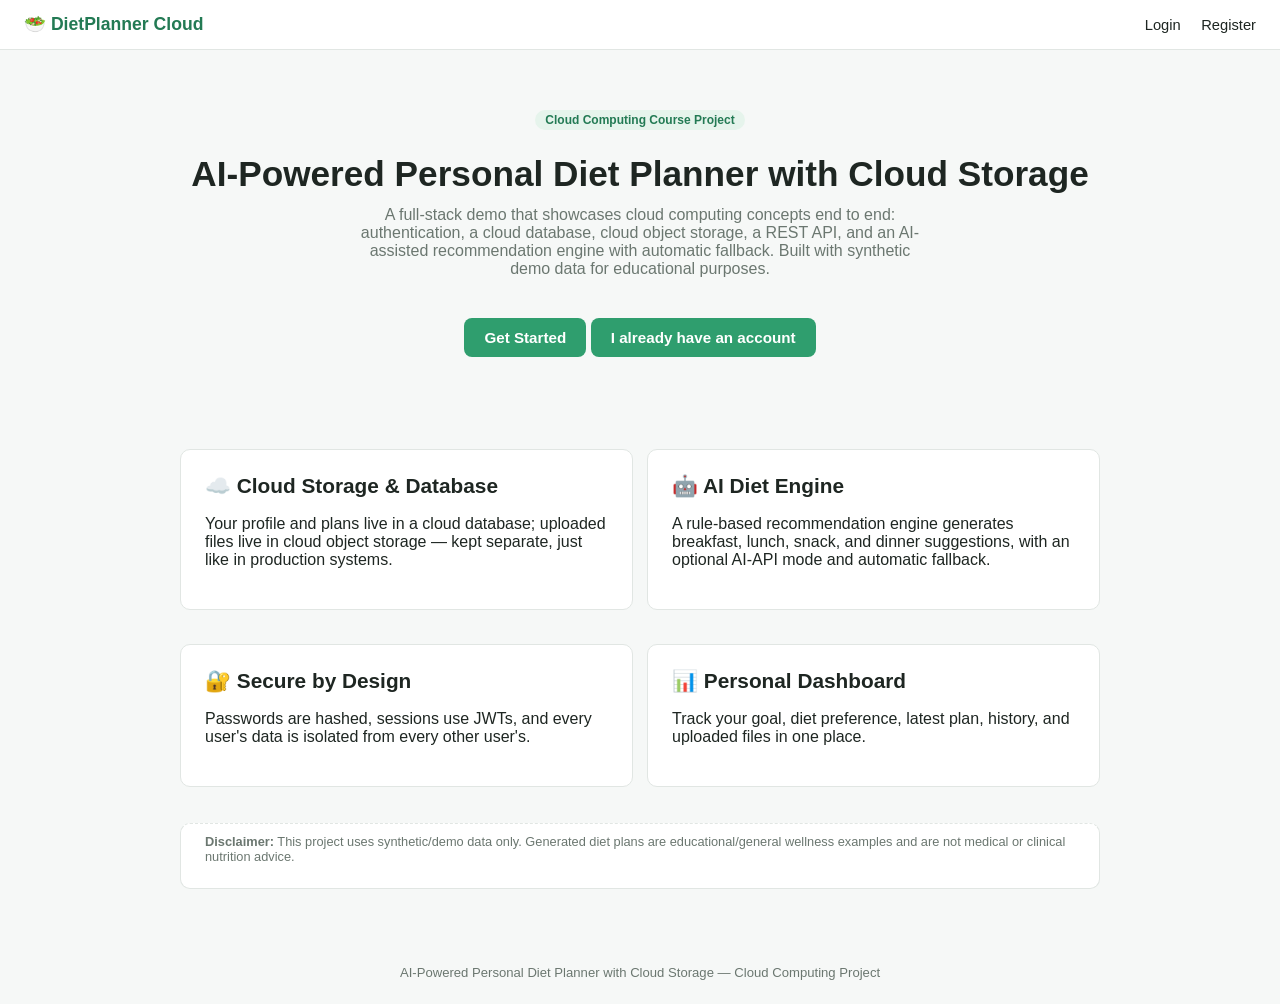
<file: frontend/index.html>
<!DOCTYPE html>
<html lang="en">
<head>
<meta charset="UTF-8" />
<meta name="viewport" content="width=device-width, initial-scale=1.0" />
<title>AI-Powered Personal Diet Planner | Cloud Computing Project</title>
<link rel="stylesheet" href="css/style.css" />
</head>
<body>
<nav>
  <a class="brand" href="index.html">🥗 DietPlanner Cloud</a>
  <div class="links">
    <a href="login.html">Login</a>
    <a href="register.html">Register</a>
  </div>
</nav>

<div class="hero">
  <span class="badge">Cloud Computing Course Project</span>
  <h1>AI-Powered Personal Diet Planner with Cloud Storage</h1>
  <p>
    A full-stack demo that showcases cloud computing concepts end to end: authentication,
    a cloud database, cloud object storage, a REST API, and an AI-assisted recommendation
    engine with automatic fallback. Built with synthetic demo data for educational purposes.
  </p>
  <a class="btn" href="register.html">Get Started</a>
  <a class="btn secondary" href="login.html">I already have an account</a>
</div>

<div class="container">
  <div class="grid-2">
    <div class="card">
      <h2>☁️ Cloud Storage &amp; Database</h2>
      <p>Your profile and plans live in a cloud database; uploaded files live in cloud object storage — kept separate, just like in production systems.</p>
    </div>
    <div class="card">
      <h2>🤖 AI Diet Engine</h2>
      <p>A rule-based recommendation engine generates breakfast, lunch, snack, and dinner suggestions, with an optional AI-API mode and automatic fallback.</p>
    </div>
    <div class="card">
      <h2>🔐 Secure by Design</h2>
      <p>Passwords are hashed, sessions use JWTs, and every user's data is isolated from every other user's.</p>
    </div>
    <div class="card">
      <h2>📊 Personal Dashboard</h2>
      <p>Track your goal, diet preference, latest plan, history, and uploaded files in one place.</p>
    </div>
  </div>
  <div class="card disclaimer">
    <strong>Disclaimer:</strong> This project uses synthetic/demo data only. Generated diet plans are
    educational/general wellness examples and are not medical or clinical nutrition advice.
  </div>
</div>

<footer>AI-Powered Personal Diet Planner with Cloud Storage — Cloud Computing Project</footer>
</body>
</html>
</file>
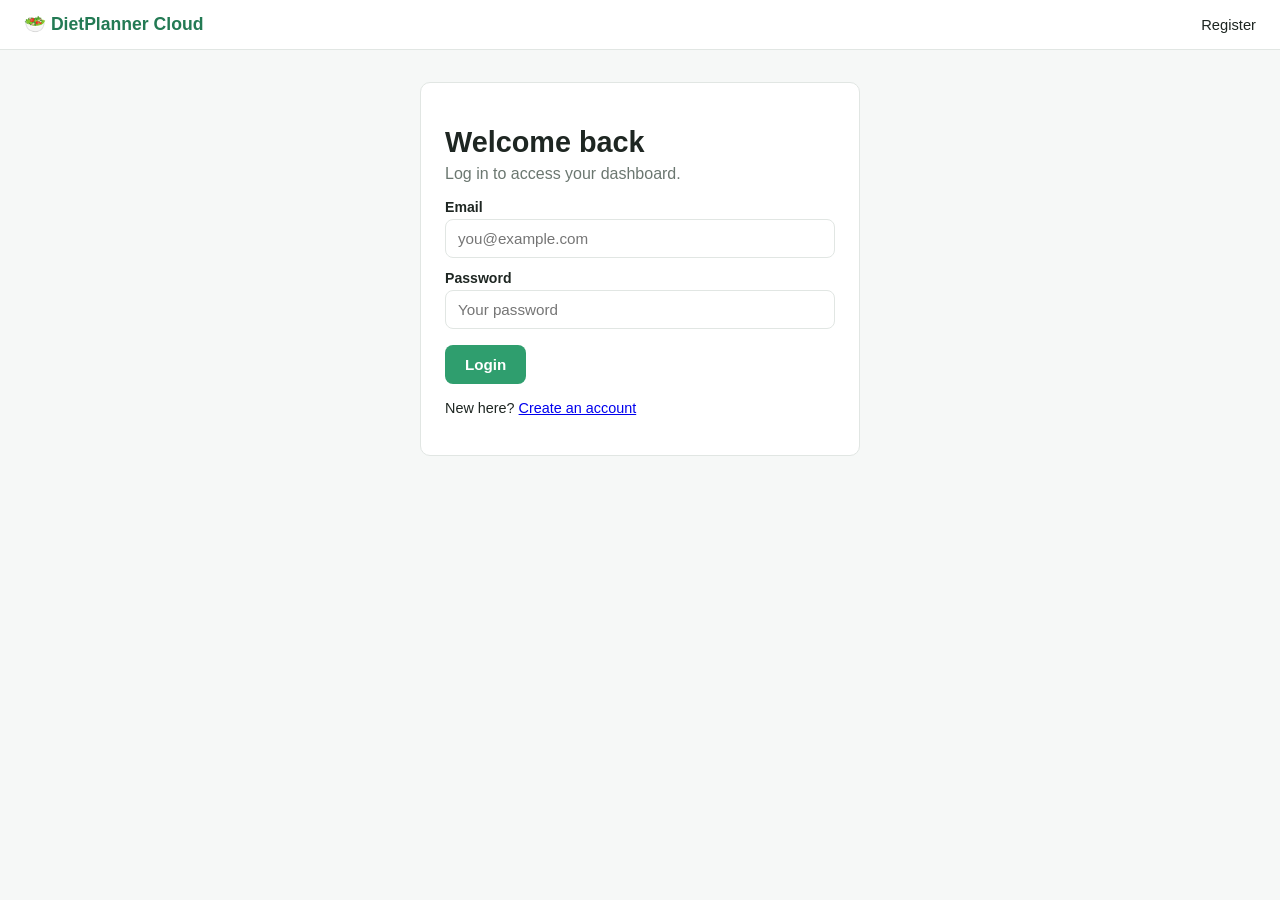
<file: frontend/dashboard.html>
<!DOCTYPE html>
<html lang="en">
<head>
<meta charset="UTF-8" />
<meta name="viewport" content="width=device-width, initial-scale=1.0" />
<title>Dashboard | DietPlanner Cloud</title>
<link rel="stylesheet" href="css/style.css" />
</head>
<body>
<nav>
  <a class="brand" href="dashboard.html">🥗 DietPlanner Cloud</a>
  <div class="links">
    <a href="profile.html">Profile</a>
    <a href="generate.html">Generate Plan</a>
    <a href="saved_plans.html">Saved Plans</a>
    <a href="files.html">Cloud Files</a>
    <a href="#" id="logoutLink">Logout</a>
  </div>
</nav>

<div class="container">
  <div class="card">
    <h1 id="welcomeMsg">Welcome</h1>
    <div class="grid-2">
      <div>
        <p><strong>Current goal:</strong> <span id="goalVal">-</span></p>
        <p><strong>Diet preference:</strong> <span id="prefVal">-</span></p>
      </div>
      <div style="text-align:right;">
        <a class="btn" href="generate.html">Generate New Plan</a>
      </div>
    </div>
  </div>

  <div class="card">
    <h2>Latest Plan</h2>
    <div id="latestPlan"><p style="color:var(--muted);">No plans yet.</p></div>
  </div>

  <div class="grid-2">
    <div class="card">
      <h2>Previous Plans</h2>
      <p id="plansCount" style="color:var(--muted);">0 saved plans.</p>
      <a class="btn secondary" href="saved_plans.html">View All Plans</a>
    </div>
    <div class="card">
      <h2>Uploaded Files</h2>
      <p id="filesCount" style="color:var(--muted);">0 files in cloud storage.</p>
      <a class="btn secondary" href="files.html">Manage Files</a>
    </div>
  </div>
</div>

<script src="js/api.js"></script>
<script>
requireAuthOrRedirect();

async function loadDashboard() {
  try {
    const user = await apiRequest("/profile");
    setCurrentUser(user);
    document.getElementById("welcomeMsg").textContent = `Welcome, ${user.name}`;
    document.getElementById("goalVal").textContent = user.goal || "Not set — visit Profile";
    document.getElementById("prefVal").textContent = user.dietary_preference || "Not set — visit Profile";

    const plansData = await apiRequest("/plans");
    document.getElementById("plansCount").textContent = `${plansData.plans.length} saved plan(s).`;
    if (plansData.plans.length > 0) {
      const latest = plansData.plans[0];
      document.getElementById("latestPlan").innerHTML = `
        <div class="meal-grid">
          <div class="meal-box"><h3>Breakfast</h3><p>${latest.breakfast}</p></div>
          <div class="meal-box"><h3>Lunch</h3><p>${latest.lunch}</p></div>
          <div class="meal-box"><h3>Snack</h3><p>${latest.snack}</p></div>
          <div class="meal-box"><h3>Dinner</h3><p>${latest.dinner}</p></div>
        </div>
        <a class="btn secondary" href="result.html?id=${latest.plan_id}" style="margin-top:14px;">View Full Plan</a>
      `;
    }

    const filesData = await apiRequest("/files");
    document.getElementById("filesCount").textContent = `${filesData.files.length} file(s) stored.`;
  } catch (err) {
    console.error(err);
  }
}
loadDashboard();

document.getElementById("logoutLink").addEventListener("click", async (e) => {
  e.preventDefault();
  try { await apiRequest("/logout", { method: "POST" }); } catch (err) {}
  clearSession();
  window.location.href = "login.html";
});
</script>
</body>
</html>
</file>
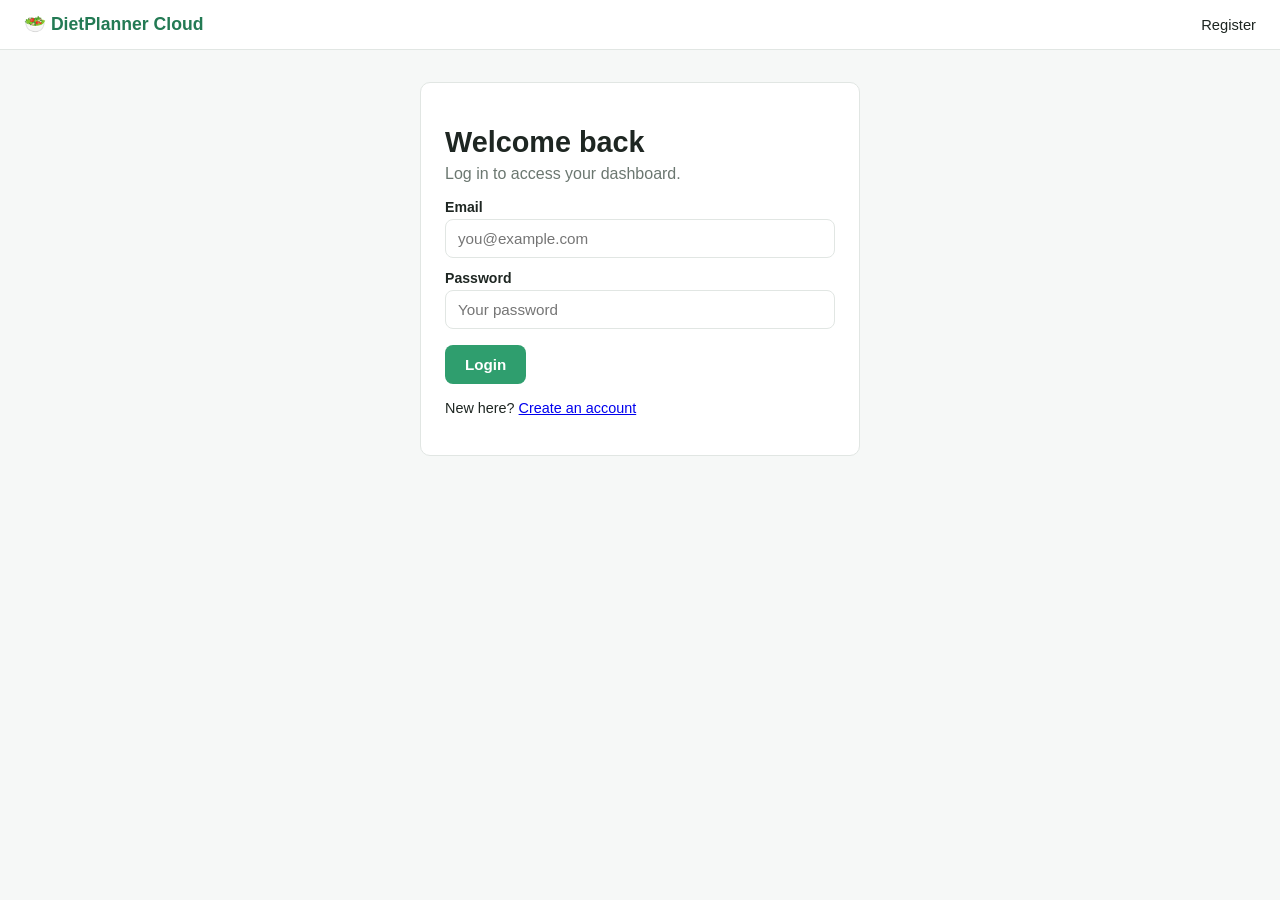
<file: frontend/files.html>
<!DOCTYPE html>
<html lang="en">
<head>
<meta charset="UTF-8" />
<meta name="viewport" content="width=device-width, initial-scale=1.0" />
<title>Cloud Files | DietPlanner Cloud</title>
<link rel="stylesheet" href="css/style.css" />
</head>
<body>
<nav>
  <a class="brand" href="dashboard.html">🥗 DietPlanner Cloud</a>
  <div class="links">
    <a href="dashboard.html">Dashboard</a>
    <a href="generate.html">Generate Plan</a>
    <a href="saved_plans.html">Saved Plans</a>
    <a href="#" id="logoutLink">Logout</a>
  </div>
</nav>

<div class="container">
  <div class="card">
    <h1>Cloud Files</h1>
    <p class="subtitle">Upload optional demo meal/food images. Files are stored in the cloud object storage layer (separate from the database).</p>

    <form id="uploadForm">
      <input type="file" id="fileInput" accept=".png,.jpg,.jpeg,.gif,.pdf,.txt" required />
      <button type="submit">Upload</button>
    </form>
    <div id="uploadMsg" class="msg" style="display:none;"></div>
  </div>

  <div class="card">
    <h2>Your Files</h2>
    <table id="filesTable" style="display:none;">
      <thead><tr><th>Filename</th><th>Type</th><th>Size</th><th>Uploaded</th><th></th></tr></thead>
      <tbody id="filesBody"></tbody>
    </table>
    <p id="emptyMsg" style="display:none; color:var(--muted);">No files uploaded yet.</p>
  </div>
</div>

<script src="js/api.js"></script>
<script>
requireAuthOrRedirect();

function formatSize(bytes) {
  if (!bytes) return "-";
  if (bytes < 1024) return bytes + " B";
  return (bytes / 1024).toFixed(1) + " KB";
}

async function loadFiles() {
  try {
    const data = await apiRequest("/files");
    if (data.files.length === 0) {
      document.getElementById("emptyMsg").style.display = "block";
      document.getElementById("filesTable").style.display = "none";
      return;
    }
    document.getElementById("emptyMsg").style.display = "none";
    document.getElementById("filesTable").style.display = "table";
    document.getElementById("filesBody").innerHTML = data.files
      .map(
        (f) => `<tr>
          <td>${f.filename}</td>
          <td>${f.content_type || "-"}</td>
          <td>${formatSize(f.size_bytes)}</td>
          <td>${new Date(f.uploaded_at).toLocaleString()}</td>
          <td><a href="#" onclick="deleteFile(${f.file_id}); return false;" style="color:var(--danger);">Delete</a></td>
        </tr>`
      )
      .join("");
  } catch (err) {
    console.error(err);
  }
}

async function deleteFile(id) {
  if (!confirm("Delete this file?")) return;
  try {
    await apiRequest(`/files/${id}`, { method: "DELETE" });
    loadFiles();
  } catch (err) {
    showMessage("uploadMsg", err.message, "error");
  }
}

document.getElementById("uploadForm").addEventListener("submit", async (e) => {
  e.preventDefault();
  const fileInput = document.getElementById("fileInput");
  if (!fileInput.files.length) return;

  const formData = new FormData();
  formData.append("file", fileInput.files[0]);

  try {
    await apiRequest("/upload", { method: "POST", body: formData, isForm: true });
    showMessage("uploadMsg", "File uploaded to cloud storage.", "success");
    fileInput.value = "";
    loadFiles();
  } catch (err) {
    showMessage("uploadMsg", err.message, "error");
  }
});

loadFiles();

document.getElementById("logoutLink").addEventListener("click", async (e) => {
  e.preventDefault();
  try { await apiRequest("/logout", { method: "POST" }); } catch (err) {}
  clearSession();
  window.location.href = "login.html";
});
</script>
</body>
</html>
</file>
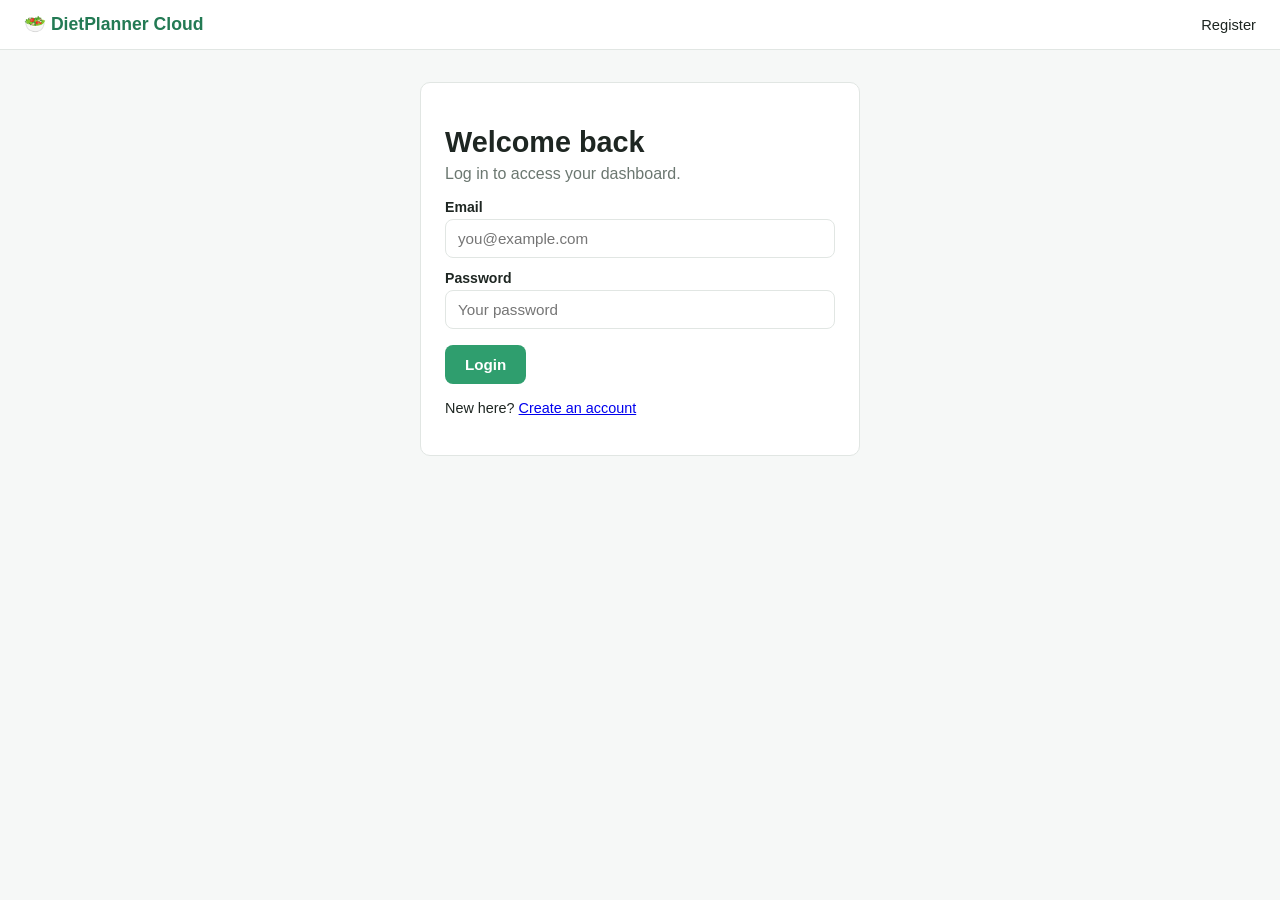
<file: frontend/generate.html>
<!DOCTYPE html>
<html lang="en">
<head>
<meta charset="UTF-8" />
<meta name="viewport" content="width=device-width, initial-scale=1.0" />
<title>Generate Diet Plan | DietPlanner Cloud</title>
<link rel="stylesheet" href="css/style.css" />
</head>
<body>
<nav>
  <a class="brand" href="dashboard.html">🥗 DietPlanner Cloud</a>
  <div class="links">
    <a href="dashboard.html">Dashboard</a>
    <a href="profile.html">Profile</a>
    <a href="saved_plans.html">Saved Plans</a>
    <a href="files.html">Cloud Files</a>
    <a href="#" id="logoutLink">Logout</a>
  </div>
</nav>

<div class="container narrow">
  <div class="card">
    <h1>Generate a Diet Plan</h1>
    <p class="subtitle">Leave a field blank to use the value already saved in your profile.</p>

    <form id="genForm">
      <label for="dietary_preference">Dietary preference</label>
      <select id="dietary_preference">
        <option value="">Use profile value</option>
        <option value="vegetarian">Vegetarian</option>
        <option value="vegan">Vegan</option>
        <option value="non_vegetarian">Non-Vegetarian</option>
      </select>

      <label for="activity_level">Activity level</label>
      <select id="activity_level">
        <option value="">Use profile value</option>
        <option value="sedentary">Sedentary</option>
        <option value="light">Light</option>
        <option value="moderate">Moderate</option>
        <option value="active">Active</option>
      </select>

      <label for="goal">Goal</label>
      <select id="goal">
        <option value="">Use profile value</option>
        <option value="balanced">General balanced eating</option>
        <option value="weight_management">Weight-management (demo)</option>
        <option value="fitness">Fitness-oriented (demo)</option>
      </select>

      <button type="submit">Generate Plan</button>
    </form>
    <div id="msg" class="msg" style="display:none;"></div>
  </div>
</div>

<script src="js/api.js"></script>
<script>
requireAuthOrRedirect();

document.getElementById("genForm").addEventListener("submit", async (e) => {
  e.preventDefault();
  const payload = {};
  ["dietary_preference", "activity_level", "goal"].forEach((id) => {
    const val = document.getElementById(id).value;
    if (val) payload[id] = val;
  });

  try {
    const data = await apiRequest("/generate-plan", { method: "POST", body: payload });
    window.location.href = `result.html?id=${data.plan.plan_id}`;
  } catch (err) {
    showMessage("msg", err.message, "error");
  }
});

document.getElementById("logoutLink").addEventListener("click", async (e) => {
  e.preventDefault();
  try { await apiRequest("/logout", { method: "POST" }); } catch (err) {}
  clearSession();
  window.location.href = "login.html";
});
</script>
</body>
</html>
</file>
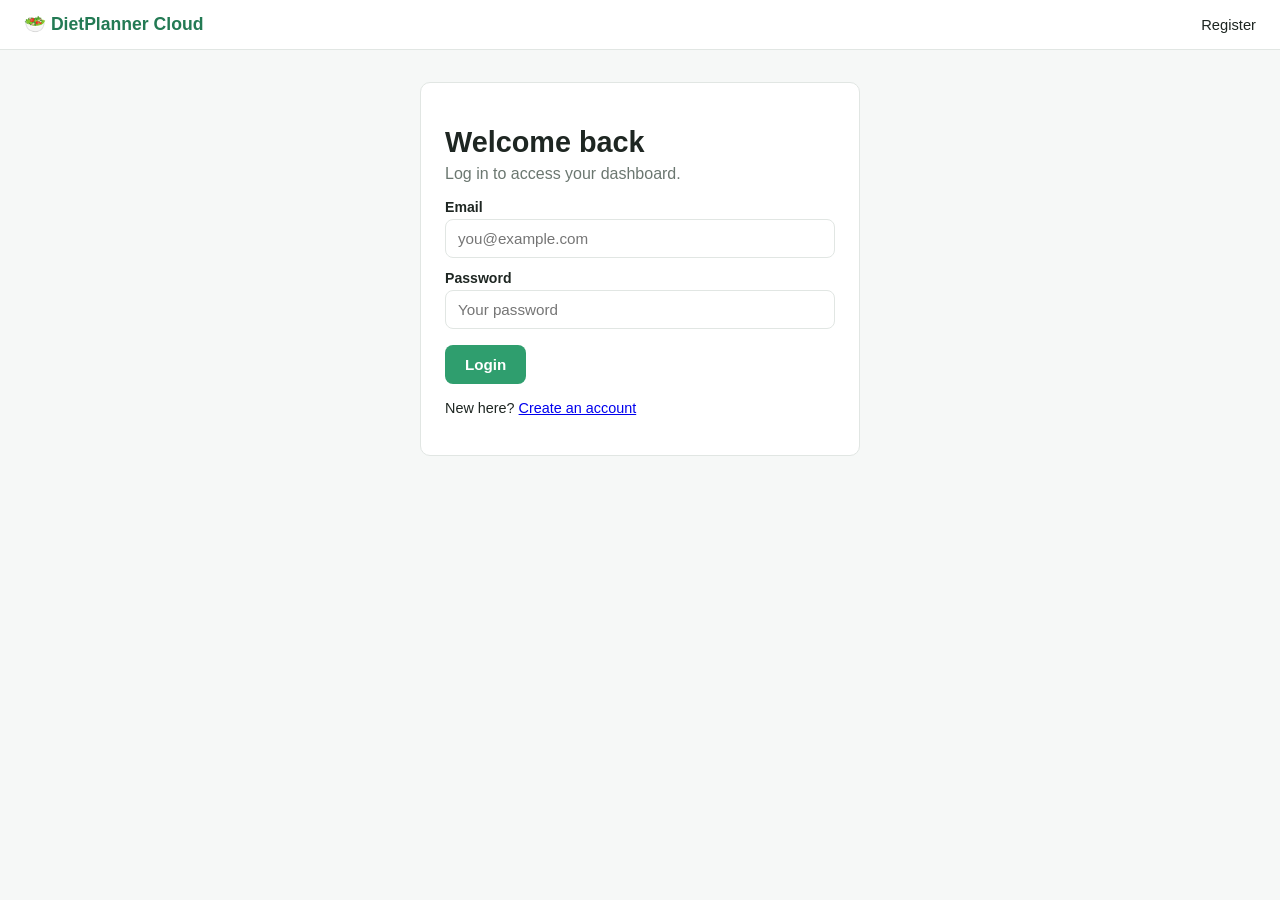
<file: frontend/login.html>
<!DOCTYPE html>
<html lang="en">
<head>
<meta charset="UTF-8" />
<meta name="viewport" content="width=device-width, initial-scale=1.0" />
<title>Login | DietPlanner Cloud</title>
<link rel="stylesheet" href="css/style.css" />
</head>
<body>
<nav>
  <a class="brand" href="index.html">🥗 DietPlanner Cloud</a>
  <div class="links"><a href="register.html">Register</a></div>
</nav>

<div class="container narrow">
  <div class="card">
    <h1>Welcome back</h1>
    <p class="subtitle">Log in to access your dashboard.</p>

    <form id="loginForm">
      <label for="email">Email</label>
      <input type="email" id="email" required placeholder="you@example.com" />

      <label for="password">Password</label>
      <input type="password" id="password" required placeholder="Your password" />

      <button type="submit">Login</button>
    </form>
    <div id="msg" class="msg" style="display:none;"></div>
    <p style="margin-top:16px; font-size:0.9rem;">New here? <a href="register.html">Create an account</a></p>
  </div>
</div>

<script src="js/api.js"></script>
<script>
const params = new URLSearchParams(window.location.search);
if (params.get("expired")) {
  showMessage("msg", "Your session expired. Please log in again.", "error");
}

document.getElementById("loginForm").addEventListener("submit", async (e) => {
  e.preventDefault();
  const email = document.getElementById("email").value.trim();
  const password = document.getElementById("password").value;

  try {
    const data = await apiRequest("/login", { method: "POST", body: { email, password } });
    setToken(data.access_token);
    setCurrentUser(data.user);
    window.location.href = "dashboard.html";
  } catch (err) {
    showMessage("msg", err.message, "error");
  }
});
</script>
</body>
</html>
</file>
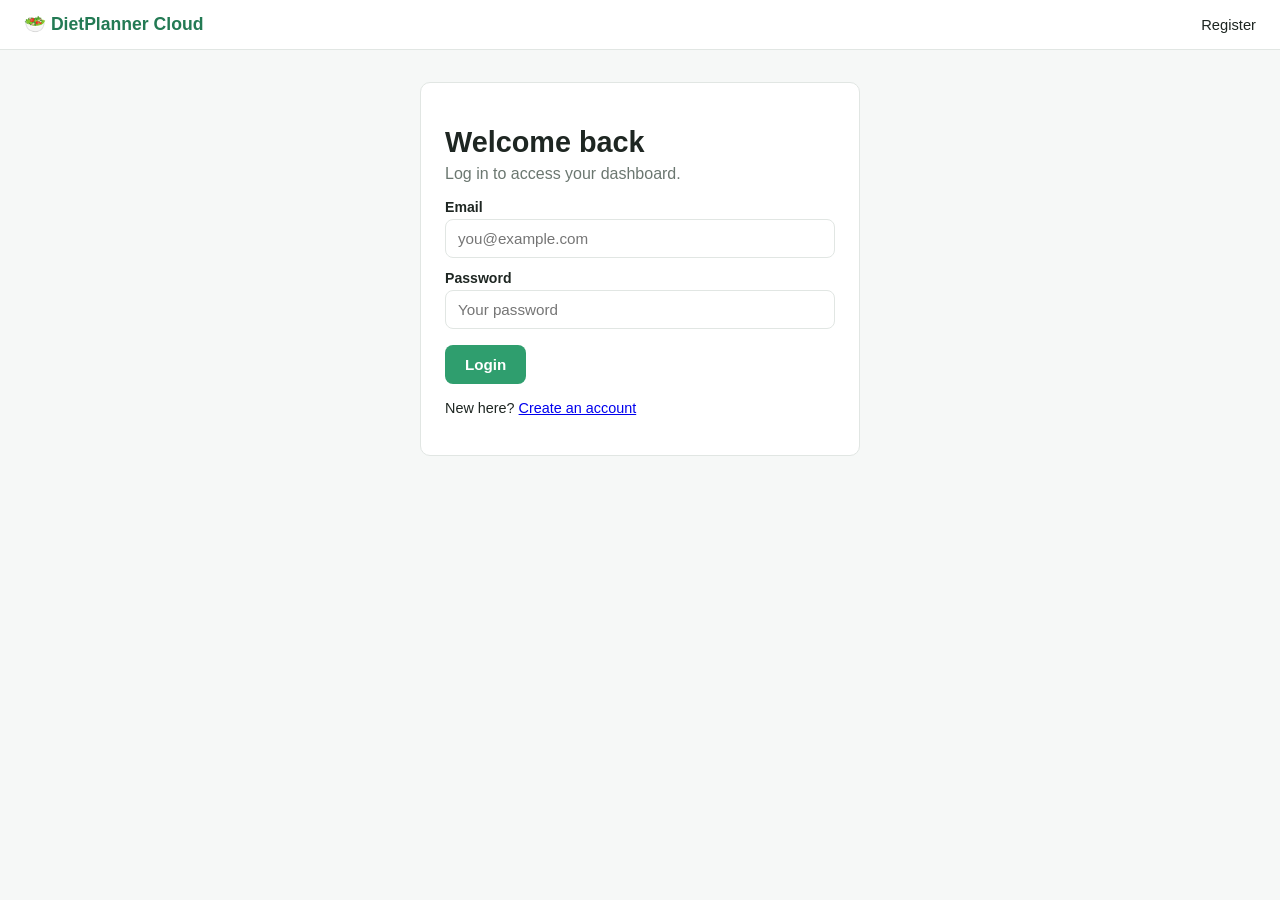
<file: frontend/profile.html>
<!DOCTYPE html>
<html lang="en">
<head>
<meta charset="UTF-8" />
<meta name="viewport" content="width=device-width, initial-scale=1.0" />
<title>My Profile | DietPlanner Cloud</title>
<link rel="stylesheet" href="css/style.css" />
</head>
<body>
<nav>
  <a class="brand" href="dashboard.html">🥗 DietPlanner Cloud</a>
  <div class="links">
    <a href="dashboard.html">Dashboard</a>
    <a href="generate.html">Generate Plan</a>
    <a href="saved_plans.html">Saved Plans</a>
    <a href="files.html">Cloud Files</a>
    <a href="#" id="logoutLink">Logout</a>
  </div>
</nav>

<div class="container narrow">
  <div class="card">
    <h1>My Profile</h1>
    <p class="subtitle">These demo fields personalize your AI-generated diet plan.</p>

    <form id="profileForm">
      <label for="age">Age</label>
      <input type="number" id="age" min="10" max="100" />

      <label for="height_cm">Height (cm)</label>
      <input type="number" id="height_cm" min="100" max="250" />

      <label for="weight_kg">Weight (kg)</label>
      <input type="number" id="weight_kg" min="25" max="250" />

      <label for="activity_level">Activity level</label>
      <select id="activity_level">
        <option value="sedentary">Sedentary</option>
        <option value="light">Light</option>
        <option value="moderate">Moderate</option>
        <option value="active">Active</option>
      </select>

      <label for="dietary_preference">Dietary preference</label>
      <select id="dietary_preference">
        <option value="vegetarian">Vegetarian</option>
        <option value="vegan">Vegan</option>
        <option value="non_vegetarian">Non-Vegetarian</option>
      </select>

      <label for="goal">Goal</label>
      <select id="goal">
        <option value="balanced">General balanced eating</option>
        <option value="weight_management">Weight-management (demo)</option>
        <option value="fitness">Fitness-oriented (demo)</option>
      </select>

      <label for="allergies">Allergies / preferences (optional)</label>
      <input type="text" id="allergies" placeholder="e.g. peanuts, gluten" />

      <button type="submit">Save Profile</button>
    </form>
    <div id="msg" class="msg" style="display:none;"></div>
  </div>
</div>

<script src="js/api.js"></script>
<script>
requireAuthOrRedirect();

async function loadProfile() {
  try {
    const user = await apiRequest("/profile");
    setCurrentUser(user);
    ["age", "height_cm", "weight_kg", "activity_level", "dietary_preference", "goal", "allergies"]
      .forEach((field) => {
        if (user[field] !== null && user[field] !== undefined) {
          document.getElementById(field).value = user[field];
        }
      });
  } catch (err) {
    showMessage("msg", err.message, "error");
  }
}
loadProfile();

document.getElementById("profileForm").addEventListener("submit", async (e) => {
  e.preventDefault();
  const payload = {
    age: Number(document.getElementById("age").value) || null,
    height_cm: Number(document.getElementById("height_cm").value) || null,
    weight_kg: Number(document.getElementById("weight_kg").value) || null,
    activity_level: document.getElementById("activity_level").value,
    dietary_preference: document.getElementById("dietary_preference").value,
    goal: document.getElementById("goal").value,
    allergies: document.getElementById("allergies").value.trim(),
  };
  try {
    const data = await apiRequest("/profile", { method: "PUT", body: payload });
    setCurrentUser(data.user);
    showMessage("msg", "Profile saved.", "success");
  } catch (err) {
    showMessage("msg", err.message, "error");
  }
});

document.getElementById("logoutLink").addEventListener("click", async (e) => {
  e.preventDefault();
  try { await apiRequest("/logout", { method: "POST" }); } catch (err) {}
  clearSession();
  window.location.href = "login.html";
});
</script>
</body>
</html>
</file>
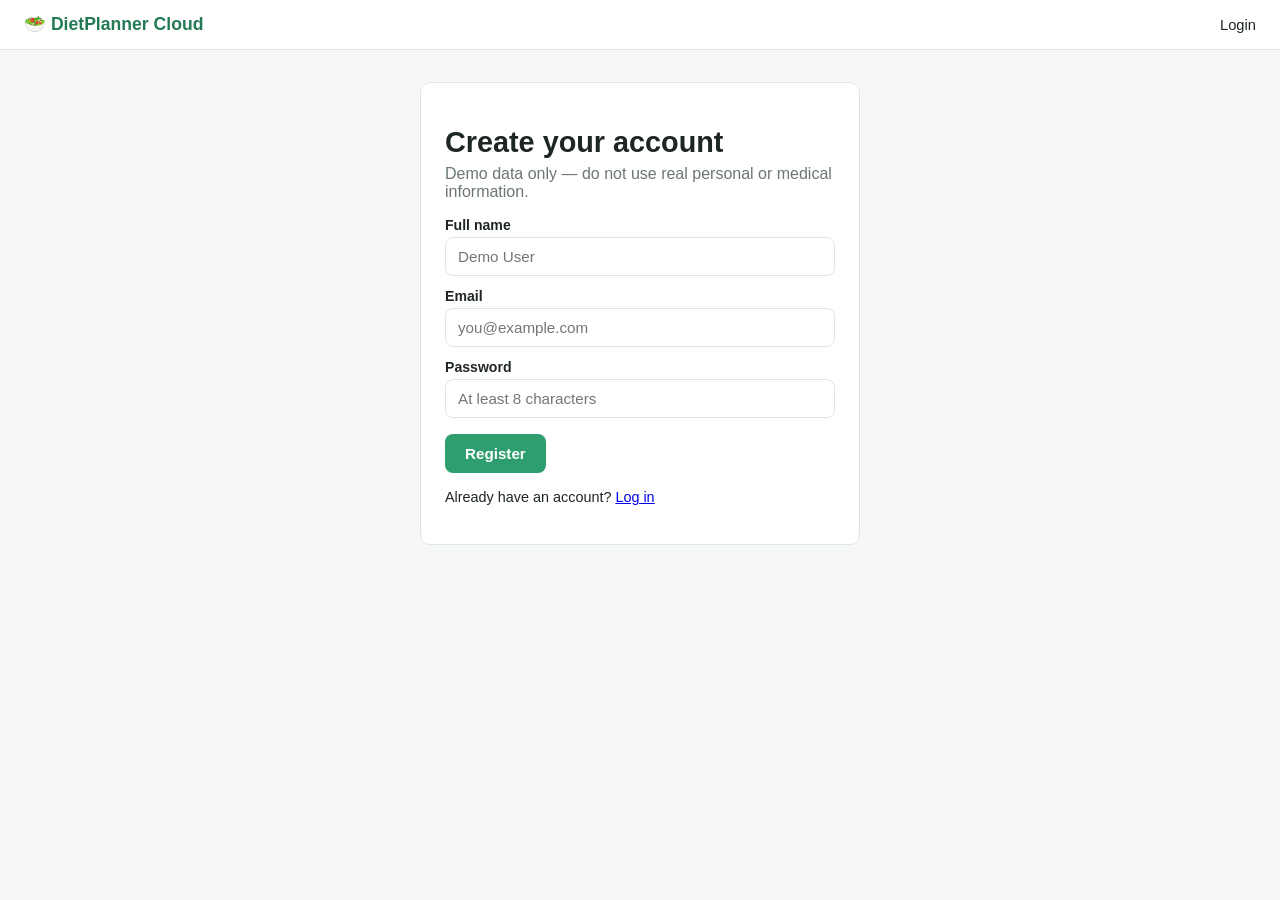
<file: frontend/register.html>
<!DOCTYPE html>
<html lang="en">
<head>
<meta charset="UTF-8" />
<meta name="viewport" content="width=device-width, initial-scale=1.0" />
<title>Register | DietPlanner Cloud</title>
<link rel="stylesheet" href="css/style.css" />
</head>
<body>
<nav>
  <a class="brand" href="index.html">🥗 DietPlanner Cloud</a>
  <div class="links"><a href="login.html">Login</a></div>
</nav>

<div class="container narrow">
  <div class="card">
    <h1>Create your account</h1>
    <p class="subtitle">Demo data only — do not use real personal or medical information.</p>

    <form id="registerForm">
      <label for="name">Full name</label>
      <input type="text" id="name" required placeholder="Demo User" />

      <label for="email">Email</label>
      <input type="email" id="email" required placeholder="you@example.com" />

      <label for="password">Password</label>
      <input type="password" id="password" required minlength="8" placeholder="At least 8 characters" />

      <button type="submit">Register</button>
    </form>
    <div id="msg" class="msg" style="display:none;"></div>
    <p style="margin-top:16px; font-size:0.9rem;">Already have an account? <a href="login.html">Log in</a></p>
  </div>
</div>

<script src="js/api.js"></script>
<script>
document.getElementById("registerForm").addEventListener("submit", async (e) => {
  e.preventDefault();
  const button = e.target.querySelector("button[type=submit]");
  const name = document.getElementById("name").value.trim();
  const email = document.getElementById("email").value.trim();
  const password = document.getElementById("password").value;

  button.disabled = true;
  button.textContent = "Please wait...";
  showMessage("msg", "Contacting server. On the free tier the first request can take up to a minute. Please don't click again.", "success");

  try {
    await apiRequest("/register", { method: "POST", body: { name, email, password } });
    showMessage("msg", "Registration successful! Redirecting to login...", "success");
    setTimeout(() => (window.location.href = "login.html"), 1200);
  } catch (err) {
    showMessage("msg", err.message, "error");
    button.disabled = false;
    button.textContent = "Register";
  }
});
</script>
</body>
</html>
</file>
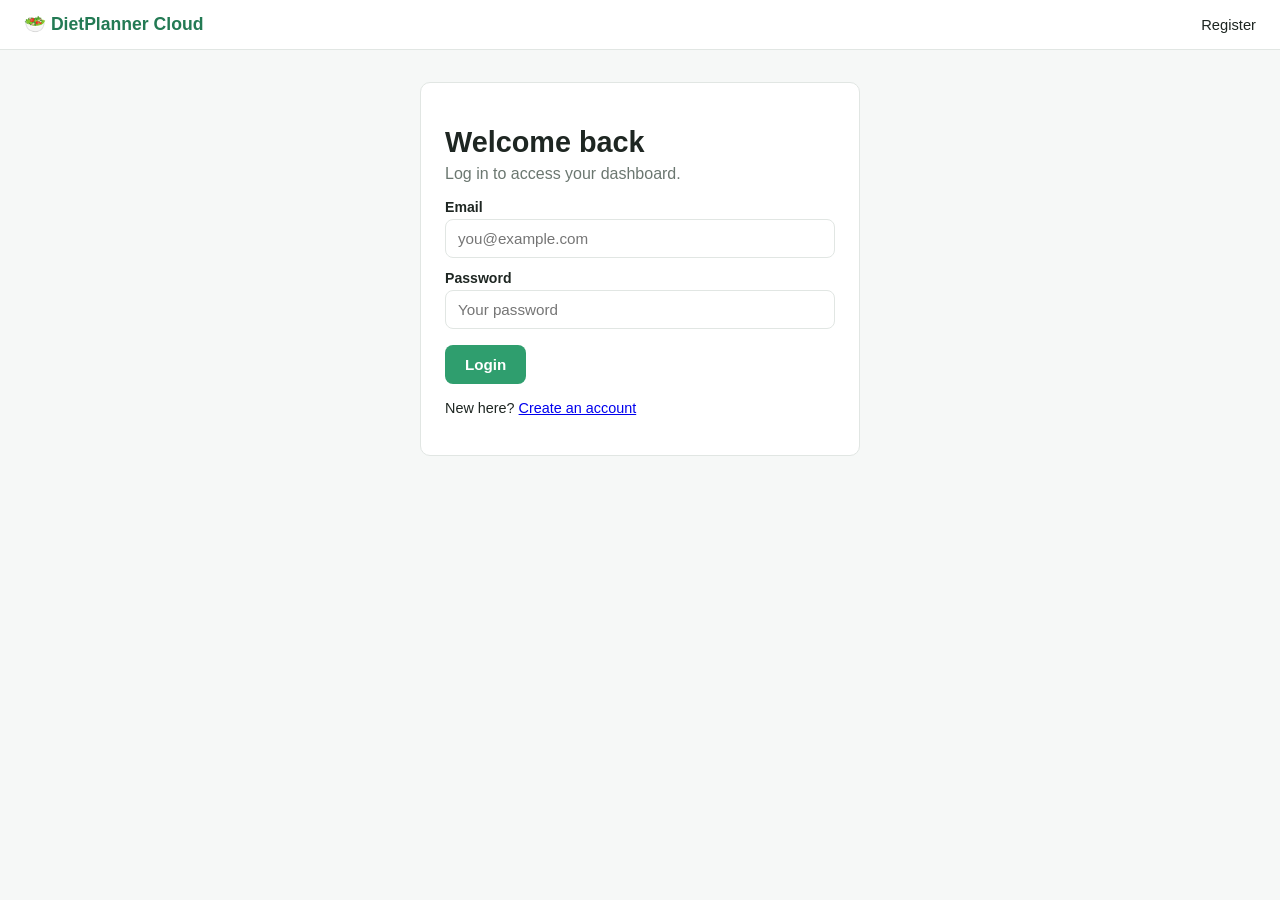
<file: frontend/result.html>
<!DOCTYPE html>
<html lang="en">
<head>
<meta charset="UTF-8" />
<meta name="viewport" content="width=device-width, initial-scale=1.0" />
<title>Your Diet Plan | DietPlanner Cloud</title>
<link rel="stylesheet" href="css/style.css" />
</head>
<body>
<nav>
  <a class="brand" href="dashboard.html">🥗 DietPlanner Cloud</a>
  <div class="links">
    <a href="dashboard.html">Dashboard</a>
    <a href="generate.html">Generate Plan</a>
    <a href="saved_plans.html">Saved Plans</a>
    <a href="files.html">Cloud Files</a>
    <a href="#" id="logoutLink">Logout</a>
  </div>
</nav>

<div class="container">
  <div class="card">
    <h1>Your Diet Plan</h1>
    <p class="subtitle" id="metaLine">Loading...</p>

    <div class="meal-grid" id="mealGrid"></div>

    <div class="card" style="margin-top:20px; background:#f9fbfa;">
      <h2>Nutrition Summary</h2>
      <div id="nutrition"></div>
      <p id="hydration" style="color:var(--muted); margin-top:10px;"></p>
    </div>

    <div class="disclaimer" id="disclaimer"></div>
    <a class="btn secondary" href="saved_plans.html">Back to Saved Plans</a>
    <a class="btn" href="generate.html">Generate Another</a>
  </div>
</div>

<script src="js/api.js"></script>
<script>
requireAuthOrRedirect();

const params = new URLSearchParams(window.location.search);
const planId = params.get("id");

async function loadPlan() {
  if (!planId) {
    document.getElementById("metaLine").textContent = "No plan specified.";
    return;
  }
  try {
    const plan = await apiRequest(`/plans/${planId}`);
    document.getElementById("metaLine").textContent =
      `Generated ${new Date(plan.created_at).toLocaleString()} · source: ${plan.source}`;

    const meals = [
      ["Breakfast", plan.breakfast],
      ["Lunch", plan.lunch],
      ["Snack", plan.snack],
      ["Dinner", plan.dinner],
    ];
    document.getElementById("mealGrid").innerHTML = meals
      .map(([label, text]) => `<div class="meal-box"><h3>${label}</h3><p>${text}</p></div>`)
      .join("");

    const n = plan.nutrition_summary;
    document.getElementById("nutrition").innerHTML = `
      <p><strong>Estimated daily calories:</strong> ${n.estimated_daily_calories ?? "N/A"}</p>
      <p><strong>Preference:</strong> ${n.dietary_preference ?? "-"} &nbsp;|&nbsp; <strong>Goal:</strong> ${n.goal ?? "-"}</p>
      <p>${n.goal_note ?? ""}</p>
    `;
    document.getElementById("hydration").textContent = "💧 " + (plan.hydration_reminder || "");
    document.getElementById("disclaimer").textContent = plan.disclaimer;
  } catch (err) {
    document.getElementById("metaLine").textContent = err.message;
  }
}
loadPlan();

document.getElementById("logoutLink").addEventListener("click", async (e) => {
  e.preventDefault();
  try { await apiRequest("/logout", { method: "POST" }); } catch (err) {}
  clearSession();
  window.location.href = "login.html";
});
</script>
</body>
</html>
</file>
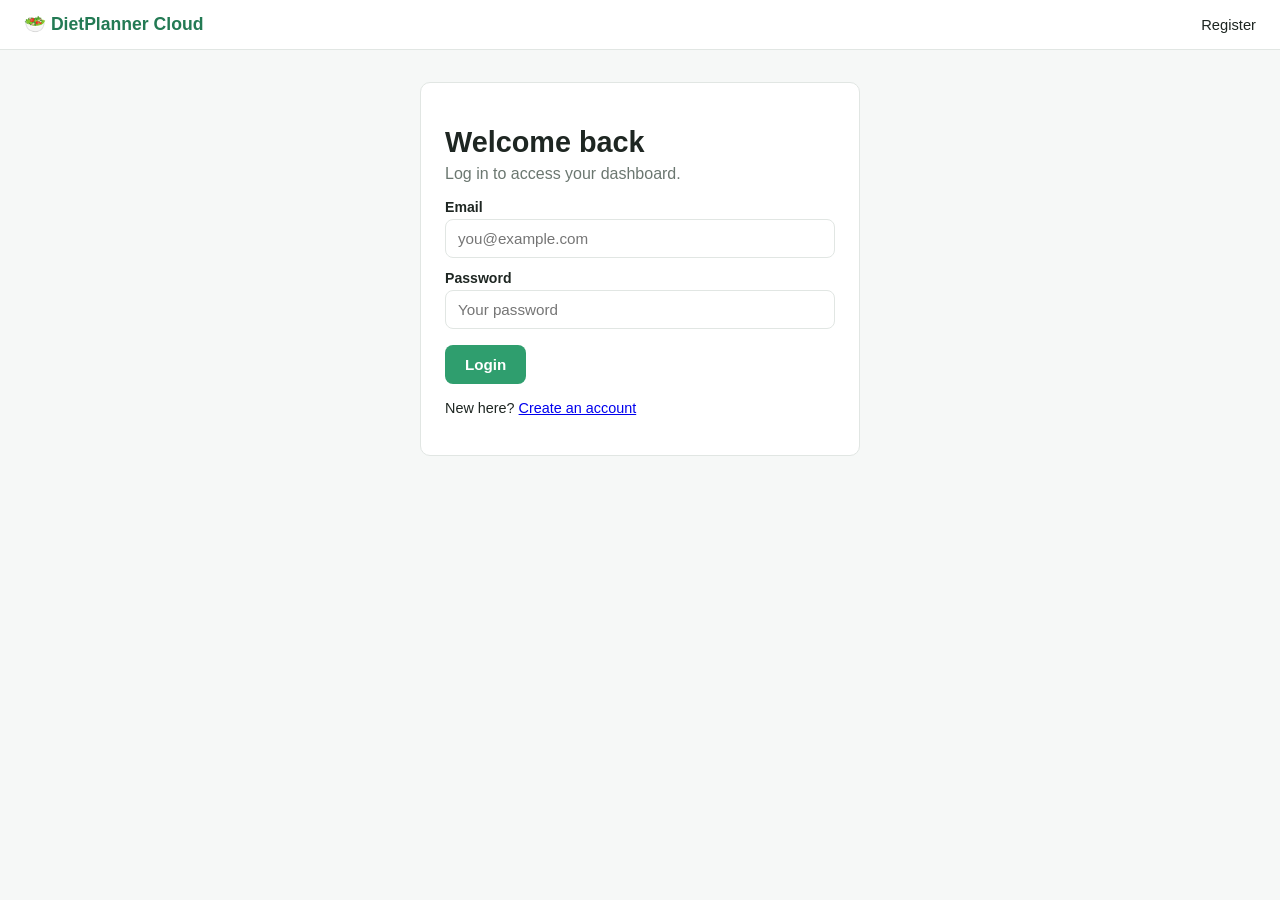
<file: frontend/saved_plans.html>
<!DOCTYPE html>
<html lang="en">
<head>
<meta charset="UTF-8" />
<meta name="viewport" content="width=device-width, initial-scale=1.0" />
<title>Saved Plans | DietPlanner Cloud</title>
<link rel="stylesheet" href="css/style.css" />
</head>
<body>
<nav>
  <a class="brand" href="dashboard.html">🥗 DietPlanner Cloud</a>
  <div class="links">
    <a href="dashboard.html">Dashboard</a>
    <a href="generate.html">Generate Plan</a>
    <a href="files.html">Cloud Files</a>
    <a href="#" id="logoutLink">Logout</a>
  </div>
</nav>

<div class="container">
  <div class="card">
    <h1>Saved Plans</h1>
    <p class="subtitle">All plans stored for your account in the cloud database.</p>
    <table id="plansTable" style="display:none;">
      <thead><tr><th>Date</th><th>Source</th><th>Goal</th><th>Calories</th><th></th></tr></thead>
      <tbody id="plansBody"></tbody>
    </table>
    <p id="emptyMsg" style="display:none; color:var(--muted);">No plans yet — generate your first one!</p>
    <div id="msg" class="msg" style="display:none;"></div>
  </div>
</div>

<script src="js/api.js"></script>
<script>
requireAuthOrRedirect();

async function loadPlans() {
  try {
    const data = await apiRequest("/plans");
    if (data.plans.length === 0) {
      document.getElementById("emptyMsg").style.display = "block";
      return;
    }
    document.getElementById("plansTable").style.display = "table";
    document.getElementById("plansBody").innerHTML = data.plans
      .map(
        (p) => `<tr>
          <td>${new Date(p.created_at).toLocaleDateString()}</td>
          <td>${p.source}</td>
          <td>${p.nutrition_summary.goal ?? "-"}</td>
          <td>${p.nutrition_summary.estimated_daily_calories ?? "-"}</td>
          <td>
            <a href="result.html?id=${p.plan_id}">View</a> ·
            <a href="#" onclick="deletePlan(${p.plan_id}); return false;" style="color:var(--danger);">Delete</a>
          </td>
        </tr>`
      )
      .join("");
  } catch (err) {
    showMessage("msg", err.message, "error");
  }
}

async function deletePlan(id) {
  if (!confirm("Delete this plan?")) return;
  try {
    await apiRequest(`/plans/${id}`, { method: "DELETE" });
    loadPlans();
  } catch (err) {
    showMessage("msg", err.message, "error");
  }
}

loadPlans();

document.getElementById("logoutLink").addEventListener("click", async (e) => {
  e.preventDefault();
  try { await apiRequest("/logout", { method: "POST" }); } catch (err) {}
  clearSession();
  window.location.href = "login.html";
});
</script>
</body>
</html>
</file>
<file: frontend/css/style.css>
:root {
  --primary: #2f9e6e;
  --primary-dark: #237a54;
  --bg: #f6f8f7;
  --card-bg: #ffffff;
  --text: #1e2622;
  --muted: #6b7770;
  --border: #e1e6e3;
  --danger: #d9534f;
  --radius: 10px;
}

* { box-sizing: border-box; }

body {
  margin: 0;
  font-family: -apple-system, BlinkMacSystemFont, "Segoe UI", Roboto, sans-serif;
  background: var(--bg);
  color: var(--text);
}

nav {
  display: flex;
  align-items: center;
  justify-content: space-between;
  padding: 14px 24px;
  background: var(--card-bg);
  border-bottom: 1px solid var(--border);
}
nav .brand { font-weight: 700; color: var(--primary-dark); text-decoration: none; font-size: 1.1rem; }
nav .links a { margin-left: 16px; color: var(--text); text-decoration: none; font-size: 0.92rem; }
nav .links a:hover { color: var(--primary); }

.container { max-width: 960px; margin: 0 auto; padding: 32px 20px; }
.narrow { max-width: 480px; }

.card {
  background: var(--card-bg);
  border: 1px solid var(--border);
  border-radius: var(--radius);
  padding: 24px;
  margin-bottom: 20px;
}

h1 { font-size: 1.8rem; margin-bottom: 6px; }
h2 { font-size: 1.3rem; margin-top: 0; }
p.subtitle { color: var(--muted); margin-top: 0; }

label { display: block; margin: 12px 0 4px; font-size: 0.88rem; font-weight: 600; }
input, select, textarea {
  width: 100%;
  padding: 10px 12px;
  border: 1px solid var(--border);
  border-radius: 8px;
  font-size: 0.95rem;
  background: #fff;
  color: var(--text);
}
input:focus, select:focus, textarea:focus { outline: 2px solid var(--primary); border-color: var(--primary); }

button, .btn {
  display: inline-block;
  background: var(--primary);
  color: #fff;
  border: none;
  padding: 11px 20px;
  border-radius: 8px;
  font-size: 0.95rem;
  font-weight: 600;
  cursor: pointer;
  margin-top: 16px;
  text-decoration: none;
}
button:hover, .btn:hover { background: var(--primary-dark); }
button.secondary { background: #fff; color: var(--primary-dark); border: 1px solid var(--primary); }
button.danger { background: var(--danger); }

.meal-grid { display: grid; grid-template-columns: repeat(auto-fit, minmax(220px, 1fr)); gap: 14px; margin-top: 16px; }
.meal-box { background: #f0f7f3; border: 1px solid var(--border); border-radius: 8px; padding: 14px; }
.meal-box h3 { margin: 0 0 8px; font-size: 0.85rem; text-transform: uppercase; color: var(--primary-dark); letter-spacing: 0.04em; }

.badge { display: inline-block; padding: 3px 10px; border-radius: 999px; font-size: 0.75rem; background: #e6f4ec; color: var(--primary-dark); font-weight: 600; }
.disclaimer { font-size: 0.8rem; color: var(--muted); border-top: 1px dashed var(--border); margin-top: 16px; padding-top: 10px; }

.msg { padding: 10px 14px; border-radius: 8px; font-size: 0.88rem; margin-top: 12px; }
.msg.error { background: #fdecea; color: var(--danger); }
.msg.success { background: #e6f4ec; color: var(--primary-dark); }

table { width: 100%; border-collapse: collapse; margin-top: 12px; }
th, td { text-align: left; padding: 10px; border-bottom: 1px solid var(--border); font-size: 0.9rem; }
th { color: var(--muted); font-weight: 600; }

.grid-2 { display: grid; grid-template-columns: 1fr 1fr; gap: 14px; }
.hero { text-align: center; padding: 60px 20px; }
.hero h1 { font-size: 2.2rem; }
.hero p { color: var(--muted); max-width: 560px; margin: 12px auto 24px; }
footer { text-align: center; padding: 24px; color: var(--muted); font-size: 0.82rem; }

@media (max-width: 600px) {
  .grid-2 { grid-template-columns: 1fr; }
}
</file>
